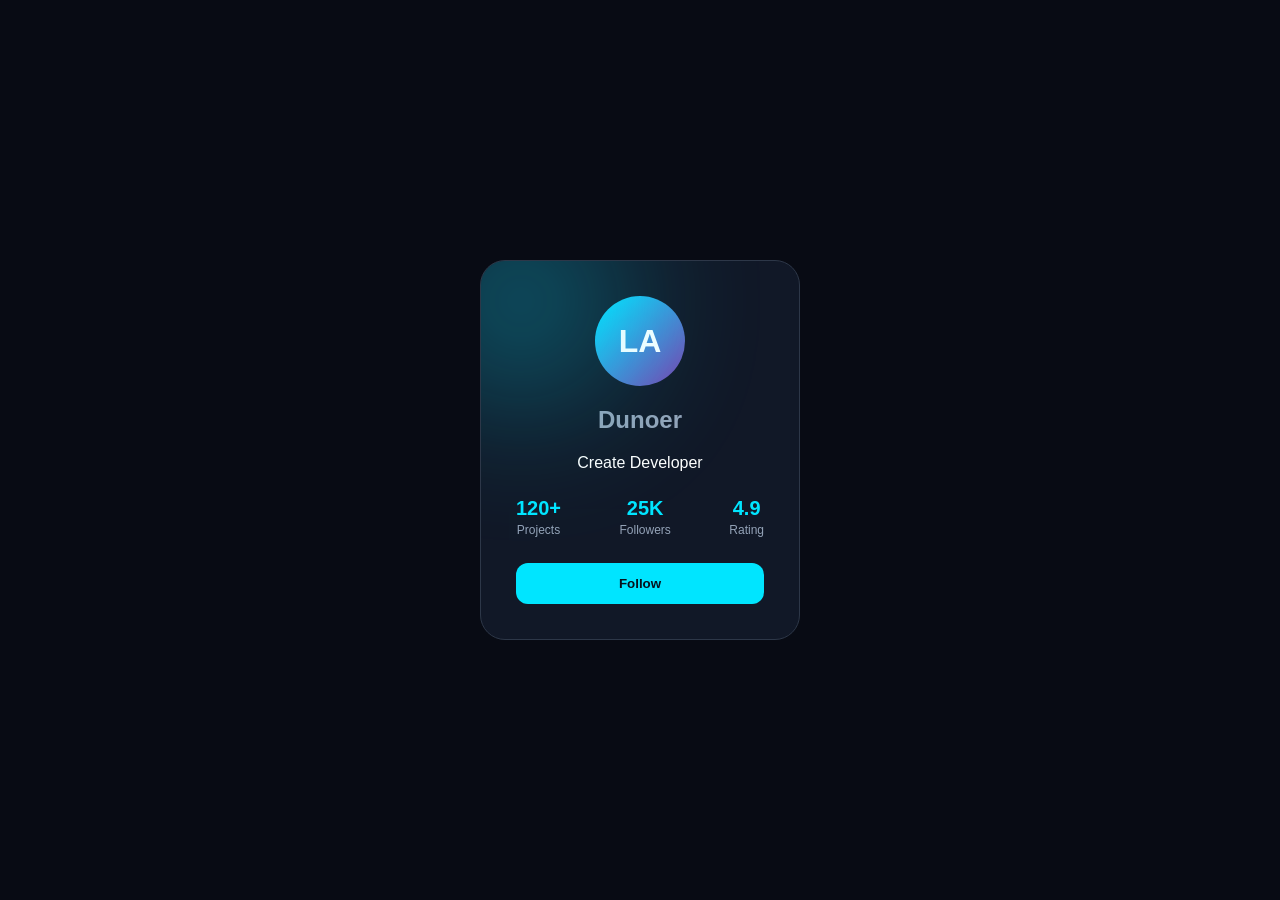
<file: dia01/index.html>
<!DOCTYPE html>
<html lang="pt-br">

<head>
  <meta charset="UTF-8">
  <meta name="viewport" content="width=device-width, initial-scale=1.0">
  <title>Document</title>
  <link rel="stylesheet" href="style.css">
</head>

<body>

  <div class="card">
    <div class="glow"></div>
    <div class="avatar">LA</div>
    <h2>Dunoer</h2>
    <p>Create Developer</p>
    <div class="stats">
      <div class="stat">
        <strong>120+</strong>
        <span>Projects</span>
      </div>
      <div class="stat">
        <strong>25K</strong>
        <span>Followers</span>
      </div>
      <div class="stat">
        <strong>4.9</strong>
        <span>Rating</span>
      </div>
    </div>
    <button id="follow">Follow </button>
  </div>

</body>

</html>
</file>
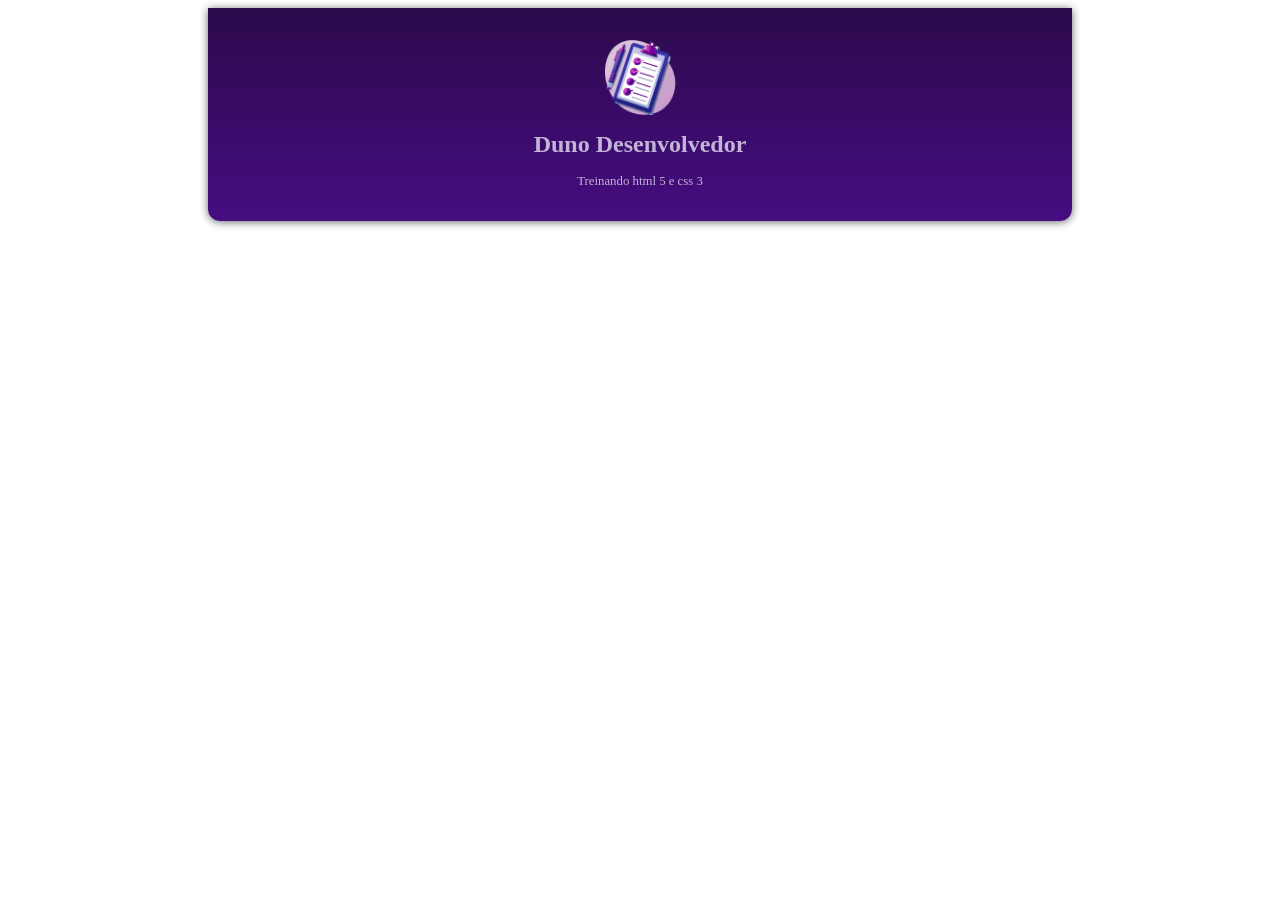
<file: dia02/index.html>
<!DOCTYPE html>
<html lang="pt-br">

<head>
  <meta charset="UTF-8">
  <meta name="viewport" content="width=device-width, initial-scale=1.0">
  <title>Dia 2 </title>
  <link rel="stylesheet" href="style.css">
</head>

<body>
  <header>
    <img src="../task-management-logo.png" alt="task manager">
    <h1>Duno Desenvolvedor</h1>
    <p>Treinando html 5 e css 3</p>
  </header>

</body>

</html>
</file>
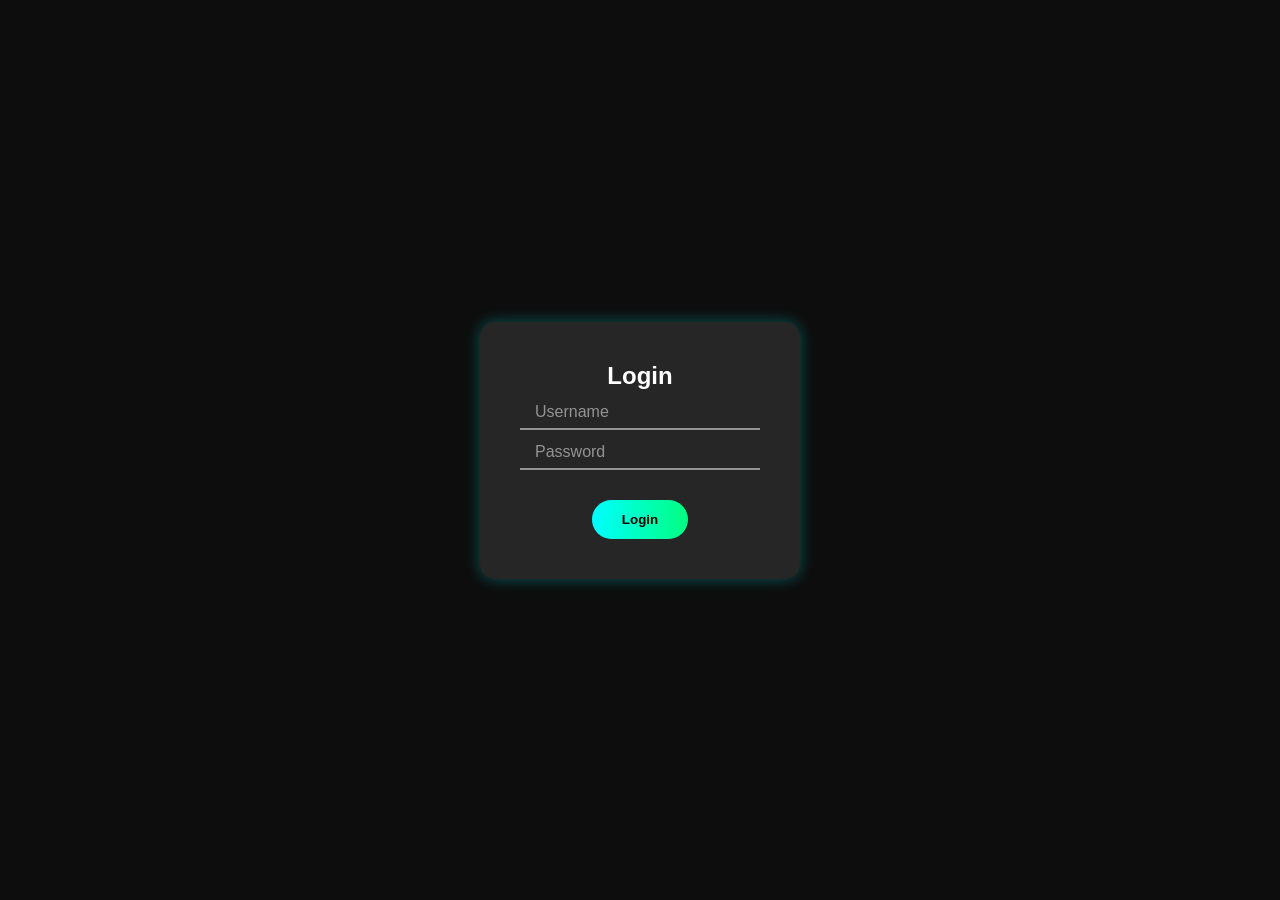
<file: Dia3/index.html>
<!DOCTYPE html>
<html lang="pt-br">

<head>
  <meta charset="UTF-8">
  <meta name="viewport" content="width=device-width, initial-scale=1.0">
  <title>Pagina Login</title>
  <link rel="stylesheet" href="style.css">
</head>

<body>
  <div class="form-container">
    <h2>Login</h2>
    <div class="input-box">
      <input type="text" placeholder="">
      <span>Username</span>
    </div>
    <div class="input-box">
      <input type="password" placeholder="">
      <span>Password</span>
    </div>
    <button class="submit-btn">Login</button>
  </div>

</body>

</html>
</file>
<file: dia01/style.css>
*{
  box-sizing: border-box;
}
body{
  margin: 0;
  min-height: 100vh;
  display: grid;
  place-items: center;
  background-color: #080b14;
  font-family: Arial, Helvetica, sans-serif;
}
.card{
  width: 320px;
  padding: 35px;
  background-color: #111827;
  border-radius: 25px;
  text-align: center;
  color: white;
  border: 1px solid #2d3748;
  position: relative;
  overflow: hidden;
  transition: transform 0 .15s;
}
.glow{
  position: absolute;
  width: 180px;
  height: 180px;
  background-color: #00e5ff;
  border-radius: 50%;
  filter: blur(80px);
  opacity: 0.45;
  left: -50px;
  top: -50px;
}
.avatar{
  width: 90px;
  height: 90px;
  margin: auto;
  border-radius: 50%;
  display: grid;
  place-items: center;
  background: linear-gradient(135deg, #00e5ff, #7c3ead);
  font-size: 32px;
  font-weight: bold;
}
h2{
  color: #94a3b8;
}
.stats{
  display: flex;
  justify-content: space-between;
  margin: 25px 0 ;
}
.stat strong{
  display: block;
  color: #00e5ff;
  font-size: 20px;
}
.stat span{
  font-size: 12px;
  color: #94a3b8;
}
button{
  width: 100%;
  padding: 13px;
  border: none;
  border-radius: 12px;
  background-color: #00e5ff;
  color: #07111c;
  font-weight: bold;
  cursor: pointer;
  transition: 0.3s;
}
button:hover{
  transform: scale(1.05);
}
</file>
<file: dia02/style.css>
header{
  display: flex;
  flex-direction: column;
  align-items: center;
  gap: 1rem;
  width: 90%;
  max-width: 50rem;
  margin: 0 auto 2rem auto;
  text-align: center;
  background: linear-gradient(
    to bottom,
    #2c0a4c,
    #450d80
  );
  padding: 1rem;
  border-bottom-left-radius: 12px;
  border-bottom-right-radius: 12px;
  box-shadow: 0 1px 8px rgba(0, 0, 0, 0.6);
}
img{
  width: 3.5rem;
  object-fit: contain;
}
h1{
  font-size: 1.25rem;
  margin: 0;
  padding: 0;
   color: #c3b3d8;
}
p{
   color: #c3b3d8;
   margin: 0;
   font-size: 0.8rem;
   text-wrap: balance;
}

@media(min-width: 786px){
  header{
    padding: 2rem;
  }
  img{
    width: 4.5rem;
  }
  h1{
    font-size: 1.5rem;
    margin: 0;
    padding: 0;
  }
}
</file>
<file: Dia3/style.css>
*{
  margin: 0;
  padding: 0;
  box-sizing: border-box;
  font-family: Arial, Helvetica, sans-serif;
}
body{
  background-color: #0d0d0d;
  display: flex;
  justify-content: center;
  align-items: center;
  height: 100vh;
}
.form-container{
  background-color: rgba(255, 255, 255, 0.1);
  padding: 40px;
  border-radius: 15px;
  box-shadow: 0 0 15px rgba(0, 255,255,0.3);
  width: 320px;
  text-align: center;
}
h2{
  color: #fff;
  margin-bottom: 1.1rem;
}
.input-box{
  position: relative;
  margin: 20px 0;
}
.input-box input{
  width: 100%;
  background: none;
  border: none;
  outline: none;
  color: #fff;
  font-size: 1rem;
  border-bottom: 2px solid rgba(255,255,255,0.5);
  transition: 0.4s;
}
.input-box input:focus{
  border-color: #00ffff;
  box-shadow: 0 5px 15px rgba(0,255,255,0.3);
}
.input-box span{
  position: absolute;
  top: 10%;
  left: 15px;
  font-size: 1rem;
  color: rgba(255, 255, 255, 0.5);
  pointer-events: none;
  transition: 0.4s;
  transform: translateY(-50%);
}
.submit-btn{
  background: linear-gradient(90deg, #00ffff, #00ff80);
  border: none;
  padding: 12px 30px;
  border-radius: 25px;
  color: #000;
  font-weight: bold;
  cursor: pointer;
  transition: 0.4s;
  margin-top: 10px;

}
.submit-btn:hover{
  background: linear-gradient(90deg, #00ff80, #00ffff);
  box-shadow: 0 5px 15px #00ffff80;
}
.input-box input:focus + span,
.input-box input:not(:placeholder-shown) + span{
  top: 5px;
  font-size: 12px;
  color: #00ffff;
}
</file>
